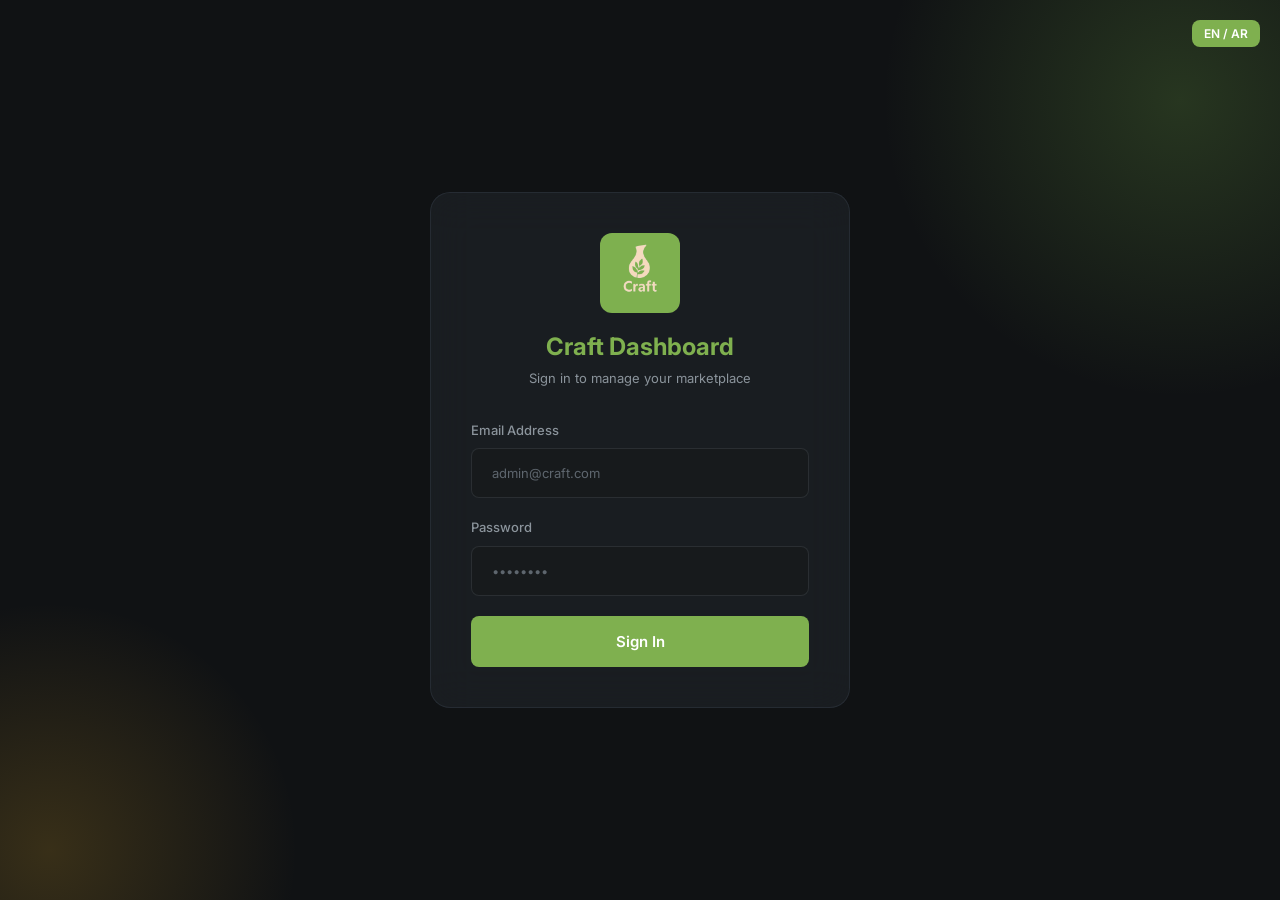
<file: frontend/index.html>
<!DOCTYPE html>
<html lang="en">
<head>
    <meta charset="UTF-8">
    <meta name="viewport" content="width=device-width, initial-scale=1.0">
    <meta name="description" content="Craft Dashboard — Sign in to manage your marketplace">
    <title>Craft Dashboard — Sign In</title>
    <link rel="stylesheet" href="css/variables.css">
    <link rel="stylesheet" href="css/base.css">
    <link rel="stylesheet" href="css/components.css">
    <link rel="stylesheet" href="css/pages.css">
    <link rel="icon" href="data:image/svg+xml,<svg xmlns='http://www.w3.org/2000/svg' viewBox='0 0 100 100'><text y='.9em' font-size='90'>🌿</text></svg>">
    <script>(function(){var t=localStorage.getItem('craft_theme')||'dark';document.documentElement.setAttribute('data-theme',t)})()</script>
</head>
<body>
    <div class="login-page" id="login-page">
        <div class="login-card">
            <div class="login-brand">
                <img src="logo.jpg" alt="Craft" class="login-brand-logo">
                <h1>Craft Dashboard</h1>
                <p>Sign in to manage your marketplace</p>
            </div>
            <div id="login-error" class="login-error hidden"></div>
            <form class="login-form" id="login-form" autocomplete="on">
                <div class="form-group">
                    <label class="form-label" for="login-email">Email Address</label>
                    <input class="form-input" type="email" id="login-email" name="email" placeholder="admin@craft.com" required autocomplete="email">
                </div>
                <div class="form-group">
                    <label class="form-label" for="login-password">Password</label>
                    <input class="form-input" type="password" id="login-password" name="password" placeholder="••••••••" required autocomplete="current-password">
                </div>
                <button type="submit" class="login-btn" id="login-btn">
                    <span id="login-btn-text">Sign In</span>
                </button>
            </form>
        </div>
    </div>
    <!-- Language Toggle Button -->
    <div style="position: absolute; top: 20px; right: 20px; z-index: 100;">
        <button onclick="I18n.toggle()" class="login-btn" style="padding: 6px 12px; font-size: 12px; width: auto;">EN / AR</button>
    </div>
    
    <script src="js/i18n.js"></script>
    <script src="js/auth.js"></script>
    <script>
        I18n.translateDOM();
        // Check if already logged in
        const tokens = JSON.parse(localStorage.getItem('craft_tokens') || 'null');
        if (tokens && tokens.access) {
            window.location.href = 'app.html';
        }

        const form = document.getElementById('login-form');
        const errorDiv = document.getElementById('login-error');
        const loginBtn = document.getElementById('login-btn');
        const btnText = document.getElementById('login-btn-text');

        form.addEventListener('submit', async (e) => {
            e.preventDefault();
            errorDiv.classList.add('hidden');
            loginBtn.disabled = true;
            btnText.textContent = 'Signing in...';

            const email = document.getElementById('login-email').value;
            const password = document.getElementById('login-password').value;

            try {
                const result = await Auth.login(email, password);
                if (result.success) {
                    window.location.href = 'app.html';
                } else {
                    errorDiv.textContent = result.error || 'Invalid credentials. Please try again.';
                    errorDiv.classList.remove('hidden');
                }
            } catch (err) {
                errorDiv.textContent = 'Connection error. Please check the API server.';
                errorDiv.classList.remove('hidden');
            } finally {
                loginBtn.disabled = false;
                btnText.textContent = 'Sign In';
            }
        });
    </script>
</body>
</html>
</file>
<file: frontend/css/variables.css>
/* =============================================================================
   CRAFT ADMIN DASHBOARD — Design Tokens
   Brand Color: #7fb04f  ·  Natural Green Palette
   Supports: Dark Mode (default) + Light Mode
   ============================================================================= */

/* ─── DARK THEME (Default) ─── */
:root, [data-theme="dark"] {
  /* ─── Brand / Primary — #7fb04f ─── */
  --clr-primary:        #7fb04f;
  --clr-primary-light:  hsl(94, 42%, 62%);
  --clr-primary-pale:   hsl(94, 35%, 72%);
  --clr-primary-dark:   hsl(94, 42%, 36%);
  --clr-primary-glow:   hsla(94, 42%, 50%, 0.22);

  /* ─── Accent — Warm Gold ─── */
  --clr-accent:         hsl(42, 85%, 55%);
  --clr-accent-light:   hsl(42, 85%, 68%);
  --clr-accent-glow:    hsla(42, 85%, 55%, 0.18);

  /* ─── Backgrounds ─── */
  --clr-bg:             hsl(210, 12%, 7%);
  --clr-bg-secondary:   hsl(210, 10%, 10%);
  --clr-surface:        hsl(210, 8%, 13%);
  --clr-surface-hover:  hsl(210, 8%, 17%);
  --clr-surface-active: hsl(210, 8%, 21%);
  --clr-surface-border: hsla(210, 10%, 28%, 0.45);

  /* ─── Glass ─── */
  --glass-bg:           hsla(210, 12%, 14%, 0.65);
  --glass-border:       hsla(210, 15%, 35%, 0.25);
  --glass-blur:         16px;

  /* ─── Text ─── */
  --clr-text:           hsl(60, 5%, 95%);
  --clr-text-secondary: hsl(210, 8%, 58%);
  --clr-text-muted:     hsl(210, 8%, 40%);
  --clr-text-inverse:   hsl(210, 12%, 7%);

  /* ─── Semantic Colors ─── */
  --clr-success:        hsl(152, 60%, 48%);
  --clr-success-bg:     hsla(152, 60%, 48%, 0.12);
  --clr-warning:        hsl(40, 90%, 55%);
  --clr-warning-bg:     hsla(40, 90%, 55%, 0.12);
  --clr-danger:         hsl(0, 68%, 55%);
  --clr-danger-bg:      hsla(0, 68%, 55%, 0.12);
  --clr-info:           hsl(205, 75%, 55%);
  --clr-info-bg:        hsla(205, 75%, 55%, 0.12);

  /* ─── Shadows ─── */
  --shadow-sm:   0 1px 3px rgba(0,0,0,0.3), 0 1px 2px rgba(0,0,0,0.2);
  --shadow-md:   0 4px 12px rgba(0,0,0,0.3), 0 2px 4px rgba(0,0,0,0.2);
  --shadow-lg:   0 10px 30px rgba(0,0,0,0.35), 0 4px 10px rgba(0,0,0,0.25);
  --shadow-xl:   0 20px 50px rgba(0,0,0,0.4), 0 8px 20px rgba(0,0,0,0.3);
  --shadow-glow: 0 0 30px var(--clr-primary-glow);

  /* ─── Sidebar logo treatment ─── */
  --logo-blend: lighten;
}

/* ─── LIGHT THEME ─── */
[data-theme="light"] {
  /* ─── Brand adjustments for light bg ─── */
  --clr-primary:        #5a8a36;
  --clr-primary-light:  hsl(94, 42%, 42%);
  --clr-primary-pale:   hsl(94, 30%, 85%);
  --clr-primary-dark:   hsl(94, 48%, 28%);
  --clr-primary-glow:   hsla(94, 42%, 50%, 0.12);

  /* ─── Accent ─── */
  --clr-accent:         hsl(42, 80%, 45%);
  --clr-accent-light:   hsl(42, 75%, 55%);
  --clr-accent-glow:    hsla(42, 80%, 45%, 0.10);

  /* ─── Backgrounds ─── */
  --clr-bg:             hsl(210, 25%, 96%);
  --clr-bg-secondary:   hsl(0, 0%, 100%);
  --clr-surface:        hsl(0, 0%, 100%);
  --clr-surface-hover:  hsl(210, 15%, 97%);
  --clr-surface-active: hsl(210, 15%, 94%);
  --clr-surface-border: hsl(210, 15%, 88%);

  /* ─── Glass ─── */
  --glass-bg:           hsla(0, 0%, 100%, 0.85);
  --glass-border:       hsla(210, 15%, 85%, 0.6);

  /* ─── Text ─── */
  --clr-text:           hsl(210, 30%, 15%);
  --clr-text-secondary: hsl(210, 15%, 40%);
  --clr-text-muted:     hsl(210, 10%, 55%);
  --clr-text-inverse:   hsl(0, 0%, 100%);

  /* ─── Semantic Colors (stronger for light bg) ─── */
  --clr-success:        hsl(152, 60%, 35%);
  --clr-success-bg:     hsla(152, 60%, 40%, 0.12);
  --clr-warning:        hsl(40, 95%, 40%);
  --clr-warning-bg:     hsla(40, 95%, 40%, 0.12);
  --clr-danger:         hsl(0, 75%, 45%);
  --clr-danger-bg:      hsla(0, 75%, 50%, 0.10);
  --clr-info:           hsl(205, 80%, 45%);
  --clr-info-bg:        hsla(205, 80%, 50%, 0.10);

  /* ─── Shadows (Premium) ─── */
  --shadow-sm:   0 1px 2px rgba(0,0,0,0.05), 0 2px 4px rgba(0,0,0,0.04);
  --shadow-md:   0 4px 6px rgba(0,0,0,0.05), 0 10px 15px rgba(0,0,0,0.04);
  --shadow-lg:   0 10px 20px rgba(0,0,0,0.06), 0 20px 25px rgba(0,0,0,0.04);
  --shadow-xl:   0 25px 50px rgba(0,0,0,0.1), 0 15px 30px rgba(0,0,0,0.06);
  --shadow-glow: 0 0 30px var(--clr-primary-glow);

  /* ─── Sidebar logo treatment ─── */
  --logo-blend: normal;
}

/* ─── Shared non-theme tokens ─── */
:root {
  /* ─── Typography ─── */
  --font-family:        'Inter', -apple-system, BlinkMacSystemFont, 'Segoe UI', sans-serif;
  --font-mono:          'JetBrains Mono', 'Fira Code', monospace;

  --fs-xs:    0.6875rem;
  --fs-sm:    0.8125rem;
  --fs-base:  0.9375rem;
  --fs-md:    1.0625rem;
  --fs-lg:    1.25rem;
  --fs-xl:    1.5rem;
  --fs-2xl:   2rem;
  --fs-3xl:   2.5rem;

  --fw-normal:   400;
  --fw-medium:   500;
  --fw-semibold: 600;
  --fw-bold:     700;

  --lh-tight:    1.2;
  --lh-normal:   1.5;
  --lh-relaxed:  1.65;

  /* ─── Spacing ─── */
  --space-1:   0.25rem;
  --space-2:   0.5rem;
  --space-3:   0.75rem;
  --space-4:   1rem;
  --space-5:   1.25rem;
  --space-6:   1.5rem;
  --space-8:   2rem;
  --space-10:  2.5rem;
  --space-12:  3rem;
  --space-16:  4rem;

  /* ─── Border Radius ─── */
  --radius-sm:   6px;
  --radius-md:   8px;
  --radius-lg:   12px;
  --radius-xl:   16px;
  --radius-2xl:  20px;
  --radius-full: 9999px;

  /* ─── Transitions ─── */
  --transition-fast:   150ms cubic-bezier(0.4, 0, 0.2, 1);
  --transition-base:   200ms cubic-bezier(0.4, 0, 0.2, 1);
  --transition-slow:   350ms cubic-bezier(0.4, 0, 0.2, 1);
  --transition-spring: 500ms cubic-bezier(0.34, 1.56, 0.64, 1);

  /* ─── Layout ─── */
  --sidebar-width:     260px;
  --sidebar-collapsed:  72px;
  --topbar-height:      64px;
  --content-max-width: 1440px;

  /* ─── Z-Index ─── */
  --z-dropdown:  100;
  --z-sticky:    200;
  --z-sidebar:   300;
  --z-overlay:   400;
  --z-modal:     500;
  --z-toast:     600;
}
</file>
<file: frontend/css/base.css>
/* =============================================================================
   CRAFT ADMIN DASHBOARD — Base Styles & Reset
   ============================================================================= */
@import url('https://fonts.googleapis.com/css2?family=Inter:wght@300;400;500;600;700;800&display=swap');

*,*::before,*::after{margin:0;padding:0;box-sizing:border-box}
html{font-size:16px;scroll-behavior:smooth;-webkit-font-smoothing:antialiased}
body{font-family:var(--font-family);font-size:var(--fs-base);font-weight:var(--fw-normal);line-height:var(--lh-normal);color:var(--clr-text);background-color:var(--clr-bg);min-height:100vh;overflow-x:hidden}
html.theme-transition,html.theme-transition *,html.theme-transition *::before,html.theme-transition *::after{transition:background-color 0.35s ease,color 0.35s ease,border-color 0.35s ease,box-shadow 0.35s ease !important}
a{color:var(--clr-primary-light);text-decoration:none;transition:color var(--transition-fast)}
a:hover{color:var(--clr-primary)}
img{max-width:100%;display:block}
button{font-family:inherit;cursor:pointer;border:none;outline:none;background:none;color:inherit}
input,select,textarea{font-family:inherit;font-size:inherit;color:inherit;border:none;outline:none;background:none}
select option { background-color: var(--clr-bg); color: var(--clr-text); }
ul,ol{list-style:none}
table{border-collapse:collapse;width:100%}

::-webkit-scrollbar{width:6px;height:6px}
::-webkit-scrollbar-track{background:transparent}
::-webkit-scrollbar-thumb{background:hsla(210,10%,35%,0.5);border-radius:var(--radius-full)}
::-webkit-scrollbar-thumb:hover{background:hsla(210,10%,45%,0.7)}
::selection{background:var(--clr-primary);color:white}

.sr-only{position:absolute;width:1px;height:1px;padding:0;margin:-1px;overflow:hidden;clip:rect(0,0,0,0);white-space:nowrap;border:0}
.text-primary{color:var(--clr-primary-light)}.text-accent{color:var(--clr-accent)}.text-success{color:var(--clr-success)}.text-warning{color:var(--clr-warning)}.text-danger{color:var(--clr-danger)}.text-info{color:var(--clr-info)}.text-muted{color:var(--clr-text-muted)}.text-secondary{color:var(--clr-text-secondary)}
.fw-medium{font-weight:var(--fw-medium)}.fw-semibold{font-weight:var(--fw-semibold)}.fw-bold{font-weight:var(--fw-bold)}
.fs-xs{font-size:var(--fs-xs)}.fs-sm{font-size:var(--fs-sm)}.fs-md{font-size:var(--fs-md)}.fs-lg{font-size:var(--fs-lg)}.fs-xl{font-size:var(--fs-xl)}.fs-2xl{font-size:var(--fs-2xl)}

.flex{display:flex}.flex-col{flex-direction:column}.items-center{align-items:center}.justify-between{justify-content:space-between}.justify-center{justify-content:center}
.gap-1{gap:var(--space-1)}.gap-2{gap:var(--space-2)}.gap-3{gap:var(--space-3)}.gap-4{gap:var(--space-4)}.gap-6{gap:var(--space-6)}.gap-8{gap:var(--space-8)}
.grid{display:grid}.grid-2{grid-template-columns:repeat(2,1fr)}.grid-3{grid-template-columns:repeat(3,1fr)}.grid-4{grid-template-columns:repeat(4,1fr)}
.w-full{width:100%}.h-full{height:100%}
.mt-2{margin-top:var(--space-2)}.mt-4{margin-top:var(--space-4)}.mt-6{margin-top:var(--space-6)}
.mb-2{margin-bottom:var(--space-2)}.mb-4{margin-bottom:var(--space-4)}.mb-6{margin-bottom:var(--space-6)}
.p-2{padding:var(--space-2)}.p-3{padding:var(--space-3)}.p-4{padding:var(--space-4)}.p-6{padding:var(--space-6)}
.rounded-lg{border-radius:var(--radius-lg)}.rounded-xl{border-radius:var(--radius-xl)}.rounded-full{border-radius:var(--radius-full)}
.truncate{overflow:hidden;text-overflow:ellipsis;white-space:nowrap}
.hidden{display:none !important}

@keyframes fadeIn{from{opacity:0}to{opacity:1}}
@keyframes fadeInUp{from{opacity:0;transform:translateY(16px)}to{opacity:1;transform:translateY(0)}}
@keyframes fadeInDown{from{opacity:0;transform:translateY(-16px)}to{opacity:1;transform:translateY(0)}}
@keyframes slideInLeft{from{opacity:0;transform:translateX(-20px)}to{opacity:1;transform:translateX(0)}}
@keyframes scaleIn{from{opacity:0;transform:scale(0.92)}to{opacity:1;transform:scale(1)}}
@keyframes pulse{0%,100%{opacity:1}50%{opacity:0.5}}
@keyframes shimmer{0%{background-position:-200% 0}100%{background-position:200% 0}}
@keyframes spin{to{transform:rotate(360deg)}}
@keyframes slideInRight{from{opacity:0;transform:translateX(24px)}to{opacity:1;transform:translateX(0)}}
.animate-fade-in{animation:fadeIn .4s ease-out}.animate-fade-in-up{animation:fadeInUp .5s ease-out}.animate-scale-in{animation:scaleIn .3s ease-out}

.skeleton{background:linear-gradient(90deg,var(--clr-surface) 0%,var(--clr-surface-hover) 40%,var(--clr-surface) 80%);background-size:200% 100%;animation:shimmer 1.5s infinite;border-radius:var(--radius-md)}
.skeleton-text{height:14px;margin-bottom:var(--space-2);width:80%}.skeleton-text.short{width:40%}
.skeleton-card{height:120px;border-radius:var(--radius-lg)}
.spinner{width:24px;height:24px;border:3px solid var(--clr-surface-border);border-top-color:var(--clr-primary);border-radius:50%;animation:spin .6s linear infinite}
.spinner-lg{width:40px;height:40px;border-width:4px}
.page-loader{display:flex;flex-direction:column;align-items:center;justify-content:center;gap:var(--space-4);min-height:300px;color:var(--clr-text-secondary)}
.empty-state{display:flex;flex-direction:column;align-items:center;justify-content:center;gap:var(--space-4);padding:var(--space-16) var(--space-8);text-align:center}
.empty-state svg{width:80px;height:80px;color:var(--clr-text-muted);opacity:.5}
.empty-state h3{font-size:var(--fs-lg);font-weight:var(--fw-semibold);color:var(--clr-text-secondary)}
.empty-state p{font-size:var(--fs-sm);color:var(--clr-text-muted);max-width:400px}

@media(max-width:1200px){.grid-4{grid-template-columns:repeat(2,1fr)}}
@media(max-width:768px){.grid-3,.grid-4{grid-template-columns:1fr}.grid-2{grid-template-columns:1fr}}

/* ─── Light Theme Overrides ─── */
[data-theme="light"] ::-webkit-scrollbar-thumb{background:hsl(100,6%,80%)}
[data-theme="light"] ::-webkit-scrollbar-thumb:hover{background:hsl(100,6%,70%)}
[data-theme="light"] ::selection{background:#7fb04f;color:#ffffff}
</file>
<file: frontend/css/components.css>
/* =============================================================================
   CRAFT ADMIN DASHBOARD — Reusable Component Styles
   ============================================================================= */

/* ─── Buttons ─── */
.btn {
   display: inline-flex;
   align-items: center;
   justify-content: center;
   gap: var(--space-2);
   padding: var(--space-2) var(--space-5);
   font-size: var(--fs-sm);
   font-weight: var(--fw-medium);
   border-radius: var(--radius-md);
   transition: all var(--transition-base);
   white-space: nowrap;
   line-height: 1.5
}

.btn:hover {
   transform: translateY(-1px)
}

.btn:active {
   transform: translateY(0)
}

.btn-primary {
   background: var(--clr-primary);
   color: white
}

.btn-primary:hover {
   background: var(--clr-primary-light);
   box-shadow: var(--shadow-glow)
}

.btn-success {
   background: var(--clr-success);
   color: var(--clr-text-inverse)
}

.btn-success:hover {
   filter: brightness(1.1)
}

.btn-danger {
   background: var(--clr-danger);
   color: white
}

.btn-danger:hover {
   filter: brightness(1.1)
}

.btn-warning {
   background: var(--clr-warning);
   color: var(--clr-text-inverse)
}

.btn-warning:hover {
   filter: brightness(1.1)
}

.btn-ghost {
   background: transparent;
   color: var(--clr-text-secondary);
   border: 1px solid var(--clr-surface-border)
}

.btn-ghost:hover {
   background: var(--clr-surface);
   color: var(--clr-text)
}

.btn-sm {
   padding: var(--space-1) var(--space-3);
   font-size: var(--fs-xs)
}

.btn-lg {
   padding: var(--space-3) var(--space-8);
   font-size: var(--fs-base)
}

.btn-icon {
   width: 36px;
   height: 36px;
   padding: 0;
   border-radius: var(--radius-md)
}

.btn-icon.sm {
   width: 28px;
   height: 28px
}

.btn-icon.lg {
   width: 44px;
   height: 44px
}

/* ─── Cards ─── */
.card {
   background: var(--clr-surface);
   border: 1px solid var(--clr-surface-border);
   border-radius: var(--radius-lg);
   padding: var(--space-6);
   transition: all var(--transition-base)
}

.card:hover {
   border-color: hsla(94, 30%, 40%, 0.35)
}

[data-theme="light"] .card:hover {
   border-color: #7fb04f;
}

.card-glass {
   background: var(--glass-bg);
   backdrop-filter: blur(var(--glass-blur));
   -webkit-backdrop-filter: blur(var(--glass-blur));
   border: 1px solid var(--glass-border)
}

.card-header {
   display: flex;
   align-items: center;
   justify-content: space-between;
   margin-bottom: var(--space-5)
}

.card-title {
   font-size: var(--fs-md);
   font-weight: var(--fw-semibold);
   color: var(--clr-text)
}

.card-subtitle {
   font-size: var(--fs-sm);
   color: var(--clr-text-secondary);
   margin-top: var(--space-1)
}

/* ─── Badges ─── */
.badge {
   display: inline-flex;
   align-items: center;
   gap: var(--space-1);
   padding: var(--space-1) var(--space-3);
   font-size: var(--fs-xs);
   font-weight: var(--fw-medium);
   border-radius: var(--radius-full);
   line-height: 1.4
}

.badge-success {
   background: var(--clr-success-bg);
   color: var(--clr-success)
}

.badge-warning {
   background: var(--clr-warning-bg);
   color: var(--clr-warning)
}

.badge-danger {
   background: var(--clr-danger-bg);
   color: var(--clr-danger)
}

.badge-info {
   background: var(--clr-info-bg);
   color: var(--clr-info)
}

.badge-neutral {
   background: var(--clr-surface-hover);
   color: var(--clr-text);
   border: 1px solid var(--clr-surface-border);
}

.badge-primary {
   background: var(--clr-primary-glow);
   color: var(--clr-primary-light)
}

.badge-dot::before {
   content: '';
   width: 6px;
   height: 6px;
   border-radius: 50%;
   background: currentColor
}

/* ─── Form Controls ─── */
.form-group {
   display: flex;
   flex-direction: column;
   gap: var(--space-2)
}

.form-label {
   font-size: var(--fs-sm);
   font-weight: var(--fw-medium);
   color: var(--clr-text-secondary)
}

.form-input {
   width: 100%;
   padding: var(--space-3) var(--space-4);
   background: var(--clr-bg-secondary);
   border: 1px solid var(--clr-surface-border);
   border-radius: var(--radius-md);
   color: var(--clr-text);
   font-size: var(--fs-sm);
   transition: all var(--transition-base)
}

.form-input:focus {
   border-color: var(--clr-primary);
   box-shadow: 0 0 0 3px var(--clr-primary-glow)
}

.form-input::placeholder {
   color: var(--clr-text-muted)
}

[data-theme="dark"] .form-input[type="date"] {
   color-scheme: dark;
}

.form-select {
   appearance: none;
   background-image: url("data:image/svg+xml,%3Csvg xmlns='http://www.w3.org/2000/svg' width='12' height='12' viewBox='0 0 24 24' fill='none' stroke='%236b7280' stroke-width='2'%3E%3Cpath d='M6 9l6 6 6-6'/%3E%3C/svg%3E");
   background-repeat: no-repeat;
   background-position: right 12px center;
   padding-right: 36px
}

.form-search {
   position: relative
}

.form-search .search-icon {
   position: absolute;
   left: 12px;
   top: 50%;
   transform: translateY(-50%);
   color: var(--clr-text-muted)
}

.form-search input {
   padding-left: 40px;
   border-radius: var(--radius-full);
}

/* ─── Data Table ─── */
.data-table-wrapper {
   background: var(--clr-surface);
   border: 1px solid var(--clr-surface-border);
   border-radius: var(--radius-lg);
   overflow: hidden
}

.data-table-toolbar {
   display: flex;
   align-items: center;
   justify-content: space-between;
   padding: var(--space-4) var(--space-6);
   gap: var(--space-4);
   flex-wrap: wrap
}

.data-table {
   width: 100%
}

.data-table thead {
   background: var(--clr-bg-secondary)
}

.data-table th {
   padding: var(--space-3) var(--space-4);
   font-size: var(--fs-xs);
   font-weight: var(--fw-semibold);
   color: var(--clr-text-muted);
   text-transform: uppercase;
   letter-spacing: 0.05em;
   text-align: left;
   white-space: nowrap;
   cursor: pointer;
   user-select: none
}

.data-table th:hover {
   color: var(--clr-text-secondary)
}

.data-table th.sorted {
   color: var(--clr-primary-light)
}

.data-table td {
   padding: var(--space-3) var(--space-4);
   font-size: var(--fs-sm);
   border-top: 1px solid var(--clr-surface-border);
   vertical-align: middle
}

.data-table tbody tr {
   transition: background var(--transition-fast)
}

.data-table tbody tr:hover {
   background: var(--clr-surface-hover)
}

.data-table-footer {
   display: flex;
   align-items: center;
   justify-content: space-between;
   padding: var(--space-3) var(--space-6);
   border-top: 1px solid var(--clr-surface-border)
}

.data-table-footer .page-info {
   font-size: var(--fs-xs);
   color: var(--clr-text-muted)
}

.pagination {
   display: flex;
   align-items: center;
   gap: var(--space-1)
}

.pagination button {
   width: 32px;
   height: 32px;
   display: flex;
   align-items: center;
   justify-content: center;
   border-radius: var(--radius-sm);
   font-size: var(--fs-xs);
   color: var(--clr-text-secondary);
   transition: all var(--transition-fast)
}

.pagination button:hover {
   background: var(--clr-surface-hover);
   color: var(--clr-text)
}

.pagination button.active {
   background: var(--clr-primary);
   color: white
}

.pagination button:disabled {
   opacity: .3;
   cursor: not-allowed
}

/* ─── Modal ─── */
.modal-overlay {
   position: fixed;
   inset: 0;
   background: rgba(0, 0, 0, 0.6);
   backdrop-filter: blur(4px);
   display: flex;
   align-items: center;
   justify-content: center;
   z-index: var(--z-modal);
   opacity: 0;
   visibility: hidden;
   transition: all var(--transition-base)
}

.modal-overlay.active {
   opacity: 1;
   visibility: visible
}

.modal {
   background: var(--clr-surface);
   border: 1px solid var(--clr-surface-border);
   border-radius: var(--radius-xl);
   width: 90%;
   max-width: 560px;
   max-height: 85vh;
   overflow-y: auto;
   transform: scale(0.95);
   transition: transform var(--transition-base);
   box-shadow: var(--shadow-xl)
}

.modal-overlay.active .modal {
   transform: scale(1)
}

.modal-header {
   display: flex;
   align-items: center;
   justify-content: space-between;
   padding: var(--space-6);
   border-bottom: 1px solid var(--clr-surface-border)
}

.modal-header h3 {
   font-size: var(--fs-lg);
   font-weight: var(--fw-semibold)
}

.modal-body {
   padding: var(--space-6)
}

.modal-footer {
   display: flex;
   align-items: center;
   justify-content: flex-end;
   gap: var(--space-3);
   padding: var(--space-4) var(--space-6);
   border-top: 1px solid var(--clr-surface-border)
}

.modal-lg {
   max-width: 800px
}

/* ─── Toast ─── */
.toast-container {
   position: fixed;
   top: var(--space-6);
   right: var(--space-6);
   z-index: var(--z-toast);
   display: flex;
   flex-direction: column;
   gap: var(--space-3);
   pointer-events: none
}

.toast {
   pointer-events: all;
   display: flex;
   align-items: center;
   gap: var(--space-3);
   padding: var(--space-4) var(--space-5);
   background: var(--clr-surface);
   border: 1px solid var(--clr-surface-border);
   border-radius: var(--radius-lg);
   box-shadow: var(--shadow-lg);
   min-width: 320px;
   animation: slideInRight .3s ease-out, fadeIn .3s ease-out
}

.toast-icon {
   width: 20px;
   height: 20px;
   flex-shrink: 0
}

.toast-message {
   font-size: var(--fs-sm);
   flex: 1
}

.toast-close {
   flex-shrink: 0;
   opacity: .5;
   transition: opacity var(--transition-fast);
   cursor: pointer
}

.toast-close:hover {
   opacity: 1
}

.toast.success {
   border-left: 3px solid var(--clr-success)
}

.toast.success .toast-icon {
   color: var(--clr-success)
}

.toast.error {
   border-left: 3px solid var(--clr-danger)
}

.toast.error .toast-icon {
   color: var(--clr-danger)
}

.toast.warning {
   border-left: 3px solid var(--clr-warning)
}

.toast.warning .toast-icon {
   color: var(--clr-warning)
}

.toast.info {
   border-left: 3px solid var(--clr-info)
}

.toast.info .toast-icon {
   color: var(--clr-info)
}

/* ─── Stats Card ─── */
.stat-card {
   background: var(--clr-surface);
   border: 1px solid var(--clr-surface-border);
   border-radius: var(--radius-lg);
   padding: var(--space-6);
   transition: all var(--transition-base);
   position: relative;
   overflow: hidden
}

.stat-card:hover {
   border-color: hsla(94, 74%, 47%, 0.3);
   transform: translateY(-2px);
   box-shadow: var(--shadow-md)
}

[data-theme="light"] .stat-card:hover {
   border-color: #7fb04f;
}

.stat-card-icon {
   width: 44px;
   height: 44px;
   border-radius: var(--radius-lg);
   display: flex;
   align-items: center;
   justify-content: center;
   margin-bottom: var(--space-4)
}

.stat-card-icon.primary {
   background: var(--clr-primary-glow);
   color: var(--clr-primary-light)
}

.stat-card-icon.success {
   background: var(--clr-success-bg);
   color: var(--clr-success)
}

.stat-card-icon.warning {
   background: var(--clr-warning-bg);
   color: var(--clr-warning)
}

.stat-card-icon.danger {
   background: var(--clr-danger-bg);
   color: var(--clr-danger)
}

.stat-card-icon.info {
   background: var(--clr-info-bg);
   color: var(--clr-info)
}

.stat-card-icon.accent {
   background: var(--clr-accent-glow);
   color: var(--clr-accent)
}

.stat-card-label {
   font-size: var(--fs-sm);
   color: var(--clr-text-secondary);
   margin-bottom: var(--space-1)
}

.stat-card-value {
   font-size: var(--fs-2xl);
   font-weight: var(--fw-bold);
   line-height: var(--lh-tight);
   margin-bottom: var(--space-2)
}

.stat-card-change {
   display: inline-flex;
   align-items: center;
   gap: var(--space-1);
   font-size: var(--fs-xs);
   font-weight: var(--fw-medium);
   padding: var(--space-1) var(--space-2);
   border-radius: var(--radius-full)
}

.stat-card-change.up {
   color: var(--clr-success);
   background: var(--clr-success-bg)
}

.stat-card-change.down {
   color: var(--clr-danger);
   background: var(--clr-danger-bg)
}

.stat-card::after {
   content: '';
   position: absolute;
   top: 0;
   right: 0;
   width: 100px;
   height: 100px;
   background: radial-gradient(circle, var(--clr-primary-glow) 0%, transparent 70%);
   opacity: 0;
   transition: opacity var(--transition-base)
}

.stat-card:hover::after {
   opacity: 1
}

/* ─── Tabs ─── */
.tabs {
   display: flex;
   gap: var(--space-1);
   border-bottom: 1px solid var(--clr-surface-border);
   margin-bottom: var(--space-6)
}

.tab {
   padding: var(--space-3) var(--space-5);
   font-size: var(--fs-sm);
   font-weight: var(--fw-medium);
   color: var(--clr-text-muted);
   border-bottom: 2px solid transparent;
   transition: all var(--transition-base);
   cursor: pointer
}

.tab:hover {
   color: var(--clr-text-secondary)
}

.tab.active {
   color: var(--clr-primary-light);
   border-bottom-color: var(--clr-primary)
}

/* ─── Avatar ─── */
.avatar {
   width: 36px;
   height: 36px;
   border-radius: var(--radius-full);
   background: var(--clr-primary-glow);
   display: flex;
   align-items: center;
   justify-content: center;
   font-size: var(--fs-sm);
   font-weight: var(--fw-semibold);
   color: var(--clr-primary-light);
   overflow: hidden;
   flex-shrink: 0
}

.avatar img {
   width: 100%;
   height: 100%;
   object-fit: cover
}

.avatar.sm {
   width: 28px;
   height: 28px;
   font-size: var(--fs-xs)
}

.avatar.lg {
   width: 48px;
   height: 48px;
   font-size: var(--fs-md)
}

.avatar.xl {
   width: 64px;
   height: 64px;
   font-size: var(--fs-xl)
}

/* ─── Dropdown ─── */
.dropdown {
   position: relative
}

.dropdown-menu {
   position: absolute;
   top: calc(100% + 4px);
   right: 0;
   min-width: 180px;
   background: var(--clr-surface);
   border: 1px solid var(--clr-surface-border);
   border-radius: var(--radius-lg);
   box-shadow: var(--shadow-lg);
   padding: var(--space-2);
   z-index: var(--z-dropdown);
   opacity: 0;
   visibility: hidden;
   transform: translateY(-8px);
   transition: all var(--transition-fast)
}

.dropdown.open .dropdown-menu {
   opacity: 1;
   visibility: visible;
   transform: translateY(0)
}

.dropdown-item {
   display: flex;
   align-items: center;
   gap: var(--space-3);
   padding: var(--space-2) var(--space-3);
   font-size: var(--fs-sm);
   color: var(--clr-text-secondary);
   border-radius: var(--radius-sm);
   transition: all var(--transition-fast);
   cursor: pointer
}

.dropdown-item:hover {
   background: var(--clr-surface-hover);
   color: var(--clr-text)
}

.dropdown-divider {
   height: 1px;
   background: var(--clr-surface-border);
   margin: var(--space-2) 0
}

/* =============================================================================
   Timeline Component
   ============================================================================= */
.timeline {
  position: relative;
}
.timeline::before {
  content: '';
  position: absolute;
  top: 10px;
  bottom: 20px;
  left: 11px;
  width: 2px;
  background: var(--clr-surface-border);
  z-index: 0;
}
.timeline-step {
  position: relative;
  z-index: 1;
}

/* ─── Star Rating ─── */
.stars {
   display: flex;
   gap: 2px;
   color: var(--clr-warning)
}

.stars .empty {
   color: var(--clr-text-muted)
}

/* ─── RTL Overrides ─── */
[dir="rtl"] .form-select { background-position: left 12px center; padding-left: 36px; padding-right: var(--space-4); }
[dir="rtl"] .form-search .search-icon { right: 12px; left: auto; }
[dir="rtl"] .form-search input { padding-right: 40px; padding-left: var(--space-4); }
[dir="rtl"] .data-table th, [dir="rtl"] .data-table td { text-align: right; }
[dir="rtl"] .premium-table th, [dir="rtl"] .premium-table td { text-align: right; }
[dir="rtl"] .toast-container { left: var(--space-6); right: auto; }
[dir="rtl"] .toast.success { border-right: 3px solid var(--clr-success); border-left: none; }
[dir="rtl"] .toast.error { border-right: 3px solid var(--clr-danger); border-left: none; }
[dir="rtl"] .toast.warning { border-right: 3px solid var(--clr-warning); border-left: none; }
[dir="rtl"] .toast.info { border-right: 3px solid var(--clr-info); border-left: none; }
[dir="rtl"] .dropdown-menu { left: 0; right: auto; }
[dir="rtl"] .stat-card::after { left: 0; right: auto; }
</file>
<file: frontend/css/pages.css>
/* =============================================================================
   CRAFT ADMIN DASHBOARD — Page-Specific Styles
   ============================================================================= */

/* ─── Login Page ─── */
.login-page{min-height:100vh;display:flex;align-items:center;justify-content:center;background:var(--clr-bg);position:relative;overflow:hidden}
.login-page::before{content:'';position:absolute;width:600px;height:600px;background:radial-gradient(circle,var(--clr-primary-glow) 0%,transparent 70%);top:-200px;right:-200px;pointer-events:none}
.login-page::after{content:'';position:absolute;width:500px;height:500px;background:radial-gradient(circle,var(--clr-accent-glow) 0%,transparent 70%);bottom:-200px;left:-200px;pointer-events:none}
.login-card{width:100%;max-width:420px;background:var(--glass-bg);backdrop-filter:blur(20px);-webkit-backdrop-filter:blur(20px);border:1px solid var(--glass-border);border-radius:var(--radius-2xl);padding:var(--space-10);position:relative;z-index:1;animation:fadeInUp .6s ease-out}
.login-brand{text-align:center;margin-bottom:var(--space-8)}
.login-brand-logo{width:80px;height:80px;object-fit:contain;margin:0 auto var(--space-4);border-radius:var(--radius-lg)}
.login-brand h1{font-size:var(--fs-xl);font-weight:var(--fw-bold);margin-bottom:var(--space-1);color:var(--clr-primary)}
.login-brand p{font-size:var(--fs-sm);color:var(--clr-text-secondary)}
.login-form{display:flex;flex-direction:column;gap:var(--space-5)}
.login-form .form-input{background:var(--clr-bg-secondary);padding:var(--space-4) var(--space-5)}
.login-btn{width:100%;padding:var(--space-4);background:var(--clr-primary);color:white;font-size:var(--fs-base);font-weight:var(--fw-semibold);border-radius:var(--radius-md);transition:all var(--transition-base);position:relative;overflow:hidden}
.login-btn:hover{background:var(--clr-primary-dark);box-shadow:var(--shadow-glow);transform:translateY(-1px)}
.login-btn:disabled{opacity:.6;cursor:not-allowed;transform:none}
.login-btn .spinner{border-top-color:white;border-color:rgba(255,255,255,.3);width:20px;height:20px;border-width:2px}
.login-error{background:var(--clr-danger-bg);color:var(--clr-danger);padding:var(--space-3) var(--space-4);border-radius:var(--radius-md);font-size:var(--fs-sm);display:flex;align-items:center;gap:var(--space-2);animation:fadeIn .3s ease-out}

/* Light theme login refinements */
[data-theme="light"] .login-page::before{background:radial-gradient(circle,hsla(94,42%,50%,0.08) 0%,transparent 70%)}
[data-theme="light"] .login-page::after{background:radial-gradient(circle,hsla(42,85%,55%,0.06) 0%,transparent 70%)}
[data-theme="light"] .login-card{background:hsla(0,0%,100%,0.85);border-color:var(--clr-surface-border);box-shadow:var(--shadow-lg)}

/* ─── Overview Page ─── */
.overview-grid{display:grid;grid-template-columns:repeat(4,1fr);gap:var(--space-5);margin-bottom:var(--space-6)}
.overview-charts{display:grid;grid-template-columns:2fr 1fr;gap:var(--space-5);margin-bottom:var(--space-6)}
.overview-bottom{display:grid;grid-template-columns:1fr 1fr;gap:var(--space-5)}

@media(max-width:1200px){.overview-grid{grid-template-columns:repeat(2,1fr)}.overview-charts{grid-template-columns:1fr}}
@media(max-width:768px){.overview-grid{grid-template-columns:1fr}.overview-bottom{grid-template-columns:1fr}}

/* ─── Orders / Returns / Users Pages ─── */
.status-timeline{display:flex;align-items:center;gap:var(--space-2);margin:var(--space-4) 0}
.status-step{display:flex;align-items:center;gap:var(--space-2);font-size:var(--fs-xs);color:var(--clr-text-muted)}
.status-step.completed{color:var(--clr-success)}
.status-step.current{color:var(--clr-primary-light);font-weight:var(--fw-semibold)}
.status-step-dot{width:8px;height:8px;border-radius:50%;background:currentColor}
.status-step-line{width:24px;height:2px;background:var(--clr-surface-border)}
.status-step.completed .status-step-line{background:var(--clr-success)}

/* ─── Product Grid ─── */
.product-grid{display:grid;grid-template-columns:repeat(auto-fill,minmax(240px,1fr));gap:var(--space-5)}
.product-card{background:var(--clr-surface);border:1px solid var(--clr-surface-border);border-radius:var(--radius-lg);overflow:hidden;transition:all var(--transition-base)}
.product-card:hover{border-color:var(--clr-primary-glow);transform:translateY(-2px);box-shadow:var(--shadow-md)}
[data-theme="light"] .product-card:hover{border-color:#7fb04f;}
.product-card-image{width:100%;height:180px;background:var(--clr-bg);display:flex;align-items:center;justify-content:center;overflow:hidden}
.product-card-image img{width:100%;height:100%;object-fit:cover}
.product-card-image .no-image{color:var(--clr-text-muted);font-size:var(--fs-sm)}
.product-card-body{padding:var(--space-4)}
.product-card-name{font-size:var(--fs-sm);font-weight:var(--fw-semibold);margin-bottom:var(--space-1);display:-webkit-box;-webkit-line-clamp:2;line-clamp:2;-webkit-box-orient:vertical;overflow:hidden;text-overflow:ellipsis}
.product-card-supplier{font-size:var(--fs-xs);color:var(--clr-text-muted);margin-bottom:var(--space-3)}
.product-card-footer{display:flex;align-items:center;justify-content:space-between}
.product-card-price{font-size:var(--fs-md);font-weight:var(--fw-bold);color:var(--clr-primary)}
.stock-indicator{display:flex;align-items:center;gap:var(--space-1);font-size:var(--fs-xs);font-weight:var(--fw-medium)}
.stock-indicator.in-stock{color:var(--clr-success)}
.stock-indicator.low-stock{color:var(--clr-warning)}
.stock-indicator.out-of-stock{color:var(--clr-danger)}
.stock-indicator::before{content:'';width:6px;height:6px;border-radius:50%;background:currentColor}

/* ─── Reports Page ─── */
.report-kpi-grid{display:grid;grid-template-columns:repeat(3,1fr);gap:var(--space-5);margin-bottom:var(--space-6)}
.report-period-selector{display:flex;gap:var(--space-2)}
.period-btn{padding:var(--space-2) var(--space-4);font-size:var(--fs-sm);border-radius:var(--radius-full);color:var(--clr-text-secondary);background:var(--clr-surface);border:1px solid var(--clr-surface-border);transition:all var(--transition-base);cursor:pointer}
.period-btn:hover{border-color:var(--clr-primary)}
.period-btn.active{background:var(--clr-primary);color:white;border-color:var(--clr-primary)}

@media(max-width:768px){.report-kpi-grid{grid-template-columns:1fr}}

/* ─── Premium Tables ─── */
.premium-table-wrapper {
    background: var(--glass-bg);
    backdrop-filter: blur(16px);
    -webkit-backdrop-filter: blur(16px);
    border: 1px solid var(--glass-border);
    border-radius: var(--radius-xl);
    overflow: hidden;
    box-shadow: var(--shadow-lg);
    margin-top: var(--space-4);
    animation: fadeInUp 0.5s ease-out;
}
.premium-table {
    width: 100%;
    border-collapse: separate;
    border-spacing: 0;
}
.premium-table thead tr {
    background: linear-gradient(90deg, rgba(255,255,255,0.03), rgba(255,255,255,0.01));
    border-bottom: 1px solid var(--glass-border);
}
[data-theme="light"] .premium-table thead tr {
    background: linear-gradient(90deg, rgba(0,0,0,0.02), transparent);
}
.premium-table th {
    padding: var(--space-4) var(--space-5);
    font-size: var(--fs-xs);
    text-transform: uppercase;
    letter-spacing: 1px;
    color: var(--clr-text-muted);
    font-weight: var(--fw-semibold);
    text-align: left;
}
.premium-table td {
    padding: var(--space-4) var(--space-5);
    font-size: var(--fs-sm);
    color: var(--clr-text);
    border-bottom: 1px solid var(--clr-surface-border);
    transition: background var(--transition-base);
}
.premium-table tbody tr:hover td {
    background: rgba(255,255,255,0.02);
}
[data-theme="light"] .premium-table tbody tr:hover td {
    background: rgba(0,0,0,0.01);
}
.premium-table tbody tr:last-child td {
    border-bottom: none;
}

/* ─── KPI Row ─── */
.kpi-row {
    display: grid;
    grid-template-columns: repeat(auto-fit, minmax(220px, 1fr));
    gap: var(--space-5);
    margin-bottom: var(--space-6);
}
.kpi-card {
    background: linear-gradient(135deg, var(--clr-surface), transparent);
    border: 1px solid var(--glass-border);
    border-radius: var(--radius-xl);
    padding: var(--space-5);
    display: flex;
    flex-direction: column;
    gap: var(--space-2);
    position: relative;
    overflow: hidden;
    transition: transform var(--transition-base), box-shadow var(--transition-base);
    animation: fadeIn 0.4s ease-out backwards;
}
.kpi-card:nth-child(1) { animation-delay: 0.05s; }
.kpi-card:nth-child(2) { animation-delay: 0.1s; }
.kpi-card:nth-child(3) { animation-delay: 0.15s; }
.kpi-card:nth-child(4) { animation-delay: 0.2s; }
.kpi-card:hover {
    transform: translateY(-4px);
    box-shadow: var(--shadow-glow);
    border-color: var(--clr-primary-glow);
}
.kpi-card::before {
    content: '';
    position: absolute;
    top: -50%; left: -50%; width: 200%; height: 200%;
    background: radial-gradient(circle, var(--clr-primary-glow) 0%, transparent 50%);
    opacity: 0;
    transition: opacity 0.4s ease;
    pointer-events: none;
    z-index: 0;
}
.kpi-card:hover::before {
    opacity: 0.15;
}
.kpi-label {
    font-size: var(--fs-sm);
    color: var(--clr-text-muted);
    font-weight: var(--fw-medium);
    z-index: 1;
    display: flex;
    align-items: center;
    gap: var(--space-2);
}
.kpi-value {
    font-size: var(--fs-3xl);
    font-weight: var(--fw-bold);
    color: var(--clr-text);
    z-index: 1;
    text-shadow: 0 2px 10px rgba(0,0,0,0.2);
}
[data-theme="light"] .kpi-value { text-shadow: none; }
.kpi-card .kpi-icon {
    width: 32px;
    height: 32px;
    border-radius: var(--radius-md);
    background: var(--clr-bg-secondary);
    display: flex;
    align-items: center;
    justify-content: center;
    color: var(--clr-primary);
}
</file>
